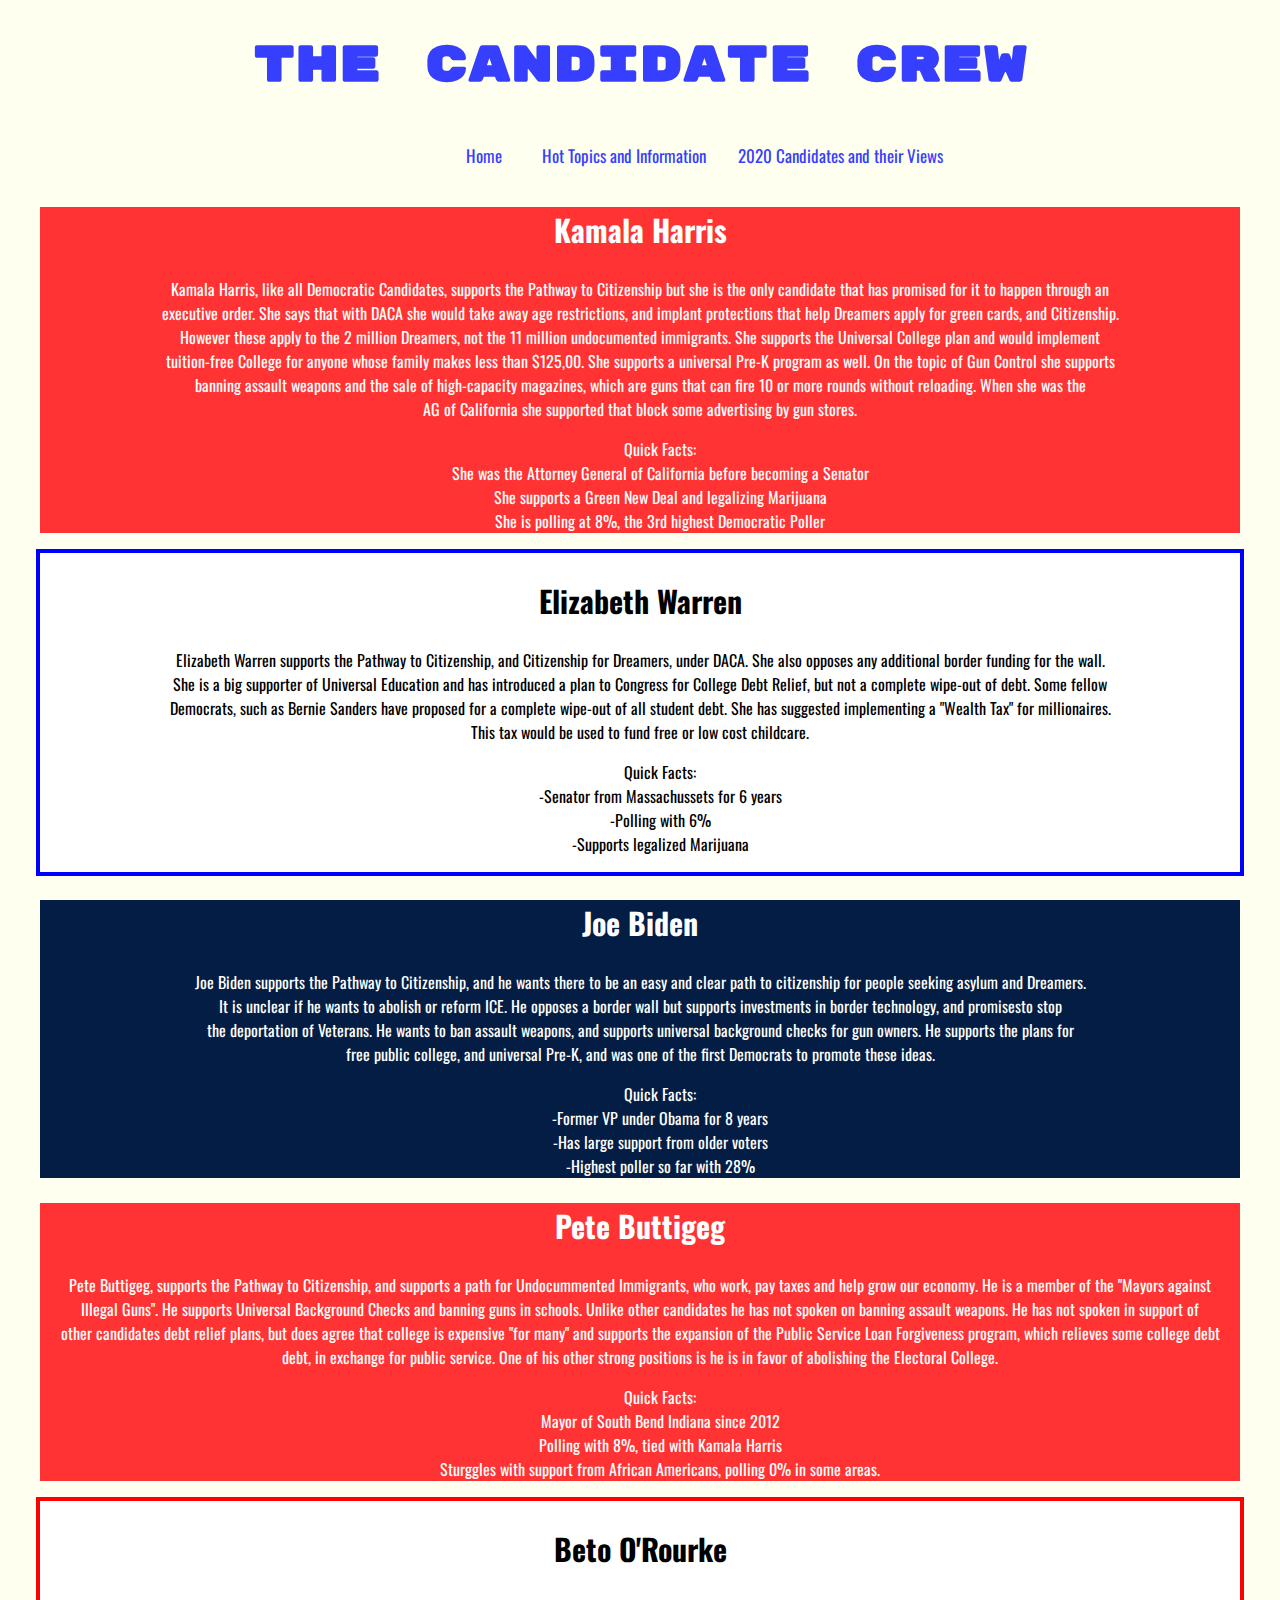
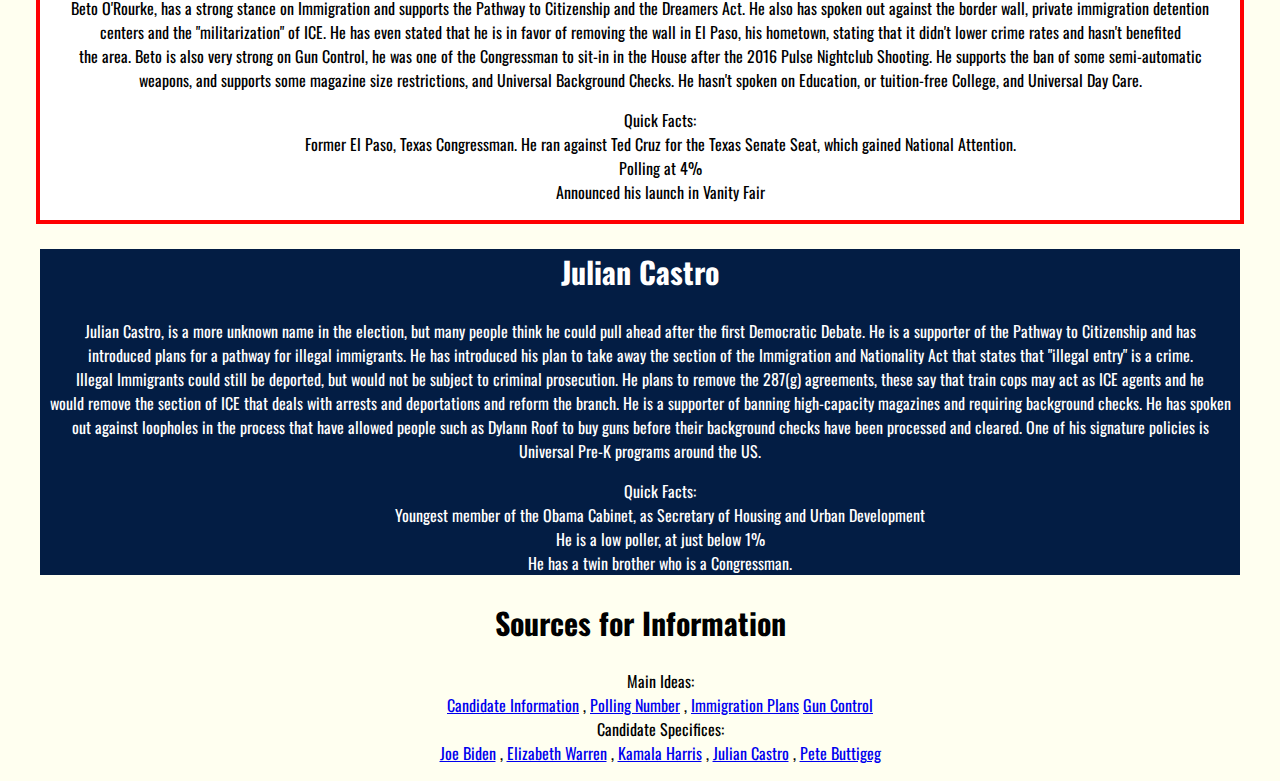
<file: candidates.html>
<!DOCTYPE html>
<html>
  <head>
    <link href="https://fonts.googleapis.com/css?family=Rubik+Mono+One&display=swap" rel="stylesheet">
<link href="https://fonts.googleapis.com/css?family=Rubik+Mono+One&display=swap" rel="stylesheet">
    <link href="https://fonts.googleapis.com/css?family=Oswald&display=swap" rel="stylesheet">
        <link rel="stylesheet" href="/style.css">

    <meta charset="UTF-8">
    <title>Final Project KWK</title>
  </head>
  <body><center>
<center><h1>The Candidate Crew</h1></center>
<div class="topnav">
  <a class="active" style="margin-left: 250px;" href="index.html">Home</a>
  <a class="topnav" style="margin-left: 8px;" href="topics.html">Hot Topics and Information </a>
  <a id="contact" href ="candidates.html">2020 Candidates and their Views</a>
</div>
<div class = "bios">
  
<section  class = "person" id = "joeBiden" >
<h2 id = "bidenT">Kamala Harris</h2>
<p>
<!-- Joe Biden supports the Pathway to Citizenship, and he wants there to be an easy and clear path to citizenship for people seeking asylum and Dreamers.<br>
and it is unclear is he wants to abolish or reform ICE.
He opposes a border wall but supports investments in border technology, and promisesto stop <br>the deportation of Veterans.
He wants to ban assault weapons, and supports universal background checks for gun owners. 
He supports the plans for <br>free public college, and universal Pre-K, and was one of the first Democrats to promote these ideas. </p> -->
  
Kamala Harris, like all Democratic Candidates, supports the Pathway to Citizenship but she is the only candidate that has promised for it to happen through an <br>
executive order. She says that with DACA she would take away age restrictions, and implant protections that help Dreamers apply for green cards, and Citizenship. <br>
However these apply to the 2 million Dreamers, not the 11 million undocumented immigrants. She supports the Universal College plan and would implement <br>tuition-free College 
for anyone whose family makes less than $125,00. She supports a universal Pre-K program as well. On the topic of Gun Control she supports <br>banning assault weapons and the sale
of high-capacity magazines, which are guns that can fire 10 or more rounds without reloading. When she was the <br>AG of California she supported that block some advertising by gun stores.
<!-- <ul class = "list">Quick Facts:
<li>-Former VP under Obama for 8 years</li>
<li>-Has large support from older voters</li>
<li>-Highest poller so far with 28%</li> -->
  <ul class = "list">Quick Facts:
<li>She was the Attorney General of California before becoming a Senator</li>
<li>She supports a Green New Deal and legalizing Marijuana</li>
<li>She is polling at 8%, the 3rd highest Democratic Poller</li>

</ul>
</section>
<section class = "person" id = "elizabethwarren">
<h2 id = "warrenT">Elizabeth Warren</h2>
<p>
Elizabeth Warren supports the Pathway to Citizenship, and Citizenship for Dreamers, under DACA. She also opposes any additional border funding for the wall.<br>
She is a big supporter of Universal Education and has introduced a plan to Congress for College Debt Relief, but not a complete wipe-out of debt. Some fellow <br>
Democrats, such as Bernie Sanders have proposed for a complete wipe-out of all student debt. She has suggested implementing a "Wealth Tax" for millionaires.<br>
This tax would be used to fund free or low cost childcare. </p>
<ul class = "list">Quick Facts:
<li>-Senator from Massachussets for 6 years</li>
<li>-Polling with 6%</li>
<li>-Supports legalized Marijuana</li>
</ul>
</section>
<section class = "person" id = "kamalaHarris">
<h2 id="kaname">Joe Biden</h2>
<p>Joe Biden supports the Pathway to Citizenship, and he wants there to be an easy and clear path to citizenship for people seeking asylum and Dreamers.<br>
It is unclear if he wants to abolish or reform ICE.
He opposes a border wall but supports investments in border technology, and promisesto stop <br>the deportation of Veterans.
He wants to ban assault weapons, and supports universal background checks for gun owners. 
He supports the plans for <br>free public college, and universal Pre-K, and was one of the first Democrats to promote these ideas. </p>
<!-- <ul class = "list">Quick Facts:
<li>She was the Attorney General of California before becoming a Senator</li>
<li>She supports a Green New Deal and legalizing Marijuana</li>
<li>She is polling at 8%, the 3rd highest Democratic Poller</li>
</ul> -->
    <ul class = "list">Quick Facts:
<li>-Former VP under Obama for 8 years</li>
<li>-Has large support from older voters</li>
<li>-Highest poller so far with 28%</li>
</section>
<section class = "person" id = "peteBooty">
  <h2 id = "booty"> Pete Buttigeg</h2>
<p>
Pete Buttigeg, supports the Pathway to Citizenship, and supports a path for Undocummented Immigrants, who work, pay taxes and help grow our economy. He is a member of the "Mayors against<br>
Illegal Guns". He supports Universal Background Checks and banning guns in schools. Unlike other candidates he has not spoken on banning assault weapons. He has not spoken in support of <br>
other candidates debt relief plans, but does agree that college is expensive "for many" and supports the expansion of the Public Service Loan Forgiveness program, which relieves some college debt<br>
debt, in exchange for public service. One of his other strong positions is he is in favor of abolishing the Electoral College. 
</p>
<ul class = "list">Quick Facts:
<li>Mayor of South Bend Indiana since 2012</li>
<li>Polling with 8%, tied with Kamala Harris</li>
<li>Sturggles with support from African Americans,
polling 0% in some areas.</li>
</ul>
</section>
<section class = "person" id = "beto">
<h2>Beto O'Rourke</h2>
<p>
Beto O'Rourke, has a strong stance on Immigration and supports the Pathway to Citizenship and the Dreamers Act. He also has spoken out against the border wall, private immigration detention<br>
centers and the "militarization" of ICE. He has even stated that he is in favor of removing the wall in El Paso, his hometown, stating that it didn't lower crime rates and hasn't benefited<br>
the area. Beto is also very strong on Gun Control, he was one of the Congressman to sit-in in the House after the 2016 Pulse Nightclub Shooting. He supports the ban of some semi-automatic<br>
weapons, and supports some magazine size restrictions, and Universal Background Checks. He hasn't spoken on Education, or tuition-free College, and Universal Day Care. 
</p>
<ul class = "list">Quick Facts:
<li>Former El Paso, Texas Congressman. He ran against Ted Cruz for the Texas Senate Seat, which gained National Attention.</li>
<li>Polling at 4%</li>
<li>Announced his launch in Vanity Fair</li>
</ul>
</section>
<section class = "person" id = "castro">
<h2 id="caname">Julian Castro</h2>
<p>
Julian Castro, is a more unknown name in the election, but many people think he could pull ahead after the first Democratic Debate. He is a supporter of the Pathway to Citizenship and has<br>
introduced plans for a pathway for illegal immigrants. He has introduced his plan to take away the section of the Immigration and Nationality Act that states that "illegal entry" is a crime.<br>
Illegal Immigrants could still be deported, but would not be subject to criminal prosecution. He plans to remove the 287(g) agreements, these say that train cops may act as ICE agents and he<br>
would remove the section of ICE that deals with arrests and deportations and reform the branch. He is a supporter of banning high-capacity magazines and requiring background checks. He has spoken<br>
out against loopholes in the process that have allowed people such as Dylann Roof to buy guns before their background checks have been processed and cleared. One of his signature policies is<br>
Universal Pre-K programs around the US. 
</p>
<ul class = "list">Quick Facts: 
<li>Youngest member of the Obama Cabinet, as Secretary of Housing and Urban Development</li>
<li>He is a low poller, at just below 1%</li>
<li>He has a twin brother who is a Congressman.</li>
</ul>
</section>
  <section class = "person" id = "source">
  <h2>
    Sources for Information
    </h2>
  <ul class = "list">
    <li>Main Ideas: </li>
    <li><a href = "https://www.rollingstone.com/politics/politics-features/2020-democrat-candidates-771735/">Candidate Information</a> , <a href = "https://www.vox.com/policy-and-politics/2019/3/28/18285455/2020-presidential-election-polls-joe-biden-democratic-primary-candidates">Polling Number</a> , <a href = "https://news.vice.com/en_us/article/9kxv8e/do-any-of-the-2020-democrats-want-to-abolish-ice-we-broke-down-their-immigration-plans
  ">Immigration Plans</a> <a href = "https://en.wikipedia.org/wiki/List_of_mass_shootings_in_the_United_States_in_2019">Gun Control</a></li>
<li>Candidate Specifices:</li>
  <li><a href = "https://www.pbs.org/newshour/politics/what-does-joe-biden-believe-where-the-candidate-stands-on-8-issues">Joe Biden</a> , <a href = "https://www.politico.com/2020-election/candidates-views-on-the-issues/elizabeth-warren/">Elizabeth Warren</a> , <a href = "https://www.pbs.org/newshour/politics/what-does-kamala-harris-believe-where-the-candidate-stands-on-9-issues">Kamala Harris</a> , <a href = "https://www.elle.com/culture/movies-tv/a27073125/julian-castro-presidential-election-2020-issues/">Julian Castro</a> , <a href = "https://www.axios.com/pete-buttigieg-2020-presidential-election-factsheet-indiana-mayor-020c5afc-c8a2-4691-940c-b271e63306b1.html">Pete Buttigeg</a></li>
    </ul>
  </section>
  
  </div>
<script src="/script.js" defer></script>
    </center> </body>
</html>
</file>
<file: style.css>
/* CSS files add styling rules to your content */



h1 {
  font-family: 'Rubik Mono One', sans-serif;
  color: #373fff;
  font-size: 50px;
}

.btn{
  display:inline;
  justify-content:space-around;
  border-color:azure;
  background-color: azure;
  font-family: "Benton Sans", "Helvetica Neue", helvetica, arial, sans-serif;
} 
h2{
  font-size:30px;
  align-items:center;
  color: black;
}
.mission{
  background-color: #031D44;
  background-size: 600px 600px;
  color: white;
}
body {
  margin: 0;
  font-family: 'Oswald', sans-serif;
  background-color:#FFFFF0;
}

.topnav {
  margin-left: 200px;
  overflow: hidden;
  
}

.topnav a {
  float: left;
  color: #373fff;
  text-align: center;
  padding: 14px 16px;
  text-decoration: none;
  font-size: 17px;
}

.topnav a:hover {
  background-color: #ddd;
  color: black;
  font-family: 'Oswald', sans-serif;
}

.topnav a.active {
  background-color: #ddd
  color: #373fff;
}
#joeBiden{
  background-color: #ff3333;
  color: white;
  width: 1200px; 
}

.list {
  list-style-type: none;
}

#elizabethwarren {
  background-color: white;
  border: 4px solid blue;
  width: 1200px;
}

#kamalaHarris {
  background-color: #031D44;
  color: white;
  width: 1200px;
}

#peteBooty {
  background-color: #ff3333;
  color: white;
  width: 1200px;
}

#beto {
  background-color: white;
  border: 4px solid red;
  width: 1200px;
}

#castro {
  background-color: #031D44;
  color: white;
  width: 1200px;
}

.mission{
display:inline-block;
  height:450px;
  width: 770px;
  padding-left:20px;
  padding-right:20px;
  padding-bottom: 0px;
  transform: translate(20px, 50px);
  margin-left:0px;
/*   position:relative;
   */
}

img#vote {
  height:450px;
  width:500px;
/*   position: relative;  */
  transform: translate(650px, -400px);
  margin-left:230px
}
#activism{
  padding-top:0px;
  height: 600px;
  width: 100%;
/*   transform: translate(0px, -350px); */
  position: relative;
  transform: translate(0, -400px);
/*   top: 500px; */
}
.classBrk{
  padding-top:0px;

}
.issues{
  display:inline;
    
/*    transform: translate(200px, 350px); */
    position: relative;
}
img#health, img#immigration, img#loans{
  width:500px;
  height:300px;
/*   positon: relative;  */
  transform: translate(0px, -420px);
  float: left;
  width: 33.33%
}
/* maybe resize some of the stuff first so it all fits on the page idk and also we need an about section too so maybe in between the blue and the
bottom photo? */
#para{
  margin-left:
}

.topics {
  transform: translate(0px, -410px);
/*   position: relative;  */
  background-color: #ff3333;
  background-size: 700px 600px;
  color: white;
  width: 1400px;
}

footer {
transform: translate(0px, -380px);
  position: relative; 
  border: 4px black;
}
#titleM{
  color: white; 
  font-size: 50px;
}
#para{
font-size: 25px;
}
#gra{
  font-size: 20px;
}

#misheal {
  color: white;
}
.aboutUs{
    transform: translate(0px, -420px);
}
#aTitle{
  font-size: 60px; 
}

#scarymisheal {
  width: 550px;
  height: 400px;
}
#immigration{
/*   display:inline-block;
  height:450px;
  width: 770px;
  padding-left:20px;
  padding-right:20px;
  padding-bottom: 0px;
  transform: translate(20px, 50px);
  margin-left:0px; */

  font-size: 20px; 
  }
#immigrationTitle{
  color: white; 
  font-size: 30px; 
}
#chart{ 
height:450px;
width:600px;
transform: translate(800px, -445px);
 }
#guns{
color: white; 
font-size: 30px; 
   
}
.gunControl{
  background-color: #ff3333;
  height: 450px;
  width:770px;
  color: white;
  transform: translate(600px, -350px);
  padding-right:10px;
  padding-left:10px;
  font-size: 
}
#kaname,#caname{
  color:white;
}

#control {
  height: 450px;
  width: 600px;
  transform: translate(-630px, -420px);
}
#bidenT{
  color: white; 
}
#booty{
  color: white; 
}
#gunpara{
  font-size: 20px; 
}
#guns{
  font-size: 30px; 
}

#budget {
  height: 400px;
  width: 500px;
  transform: translate(800px, -295px);
}
#education{
  background-color: #031D44; 
  color: white; 
  height: 400px;
  font-size: 20px; 
  margin-top: 70px;
  transform: translate(-10px, -350px);
}
#eductionTitle{
  color: white;
  font-size: 40px;
}
</file>
